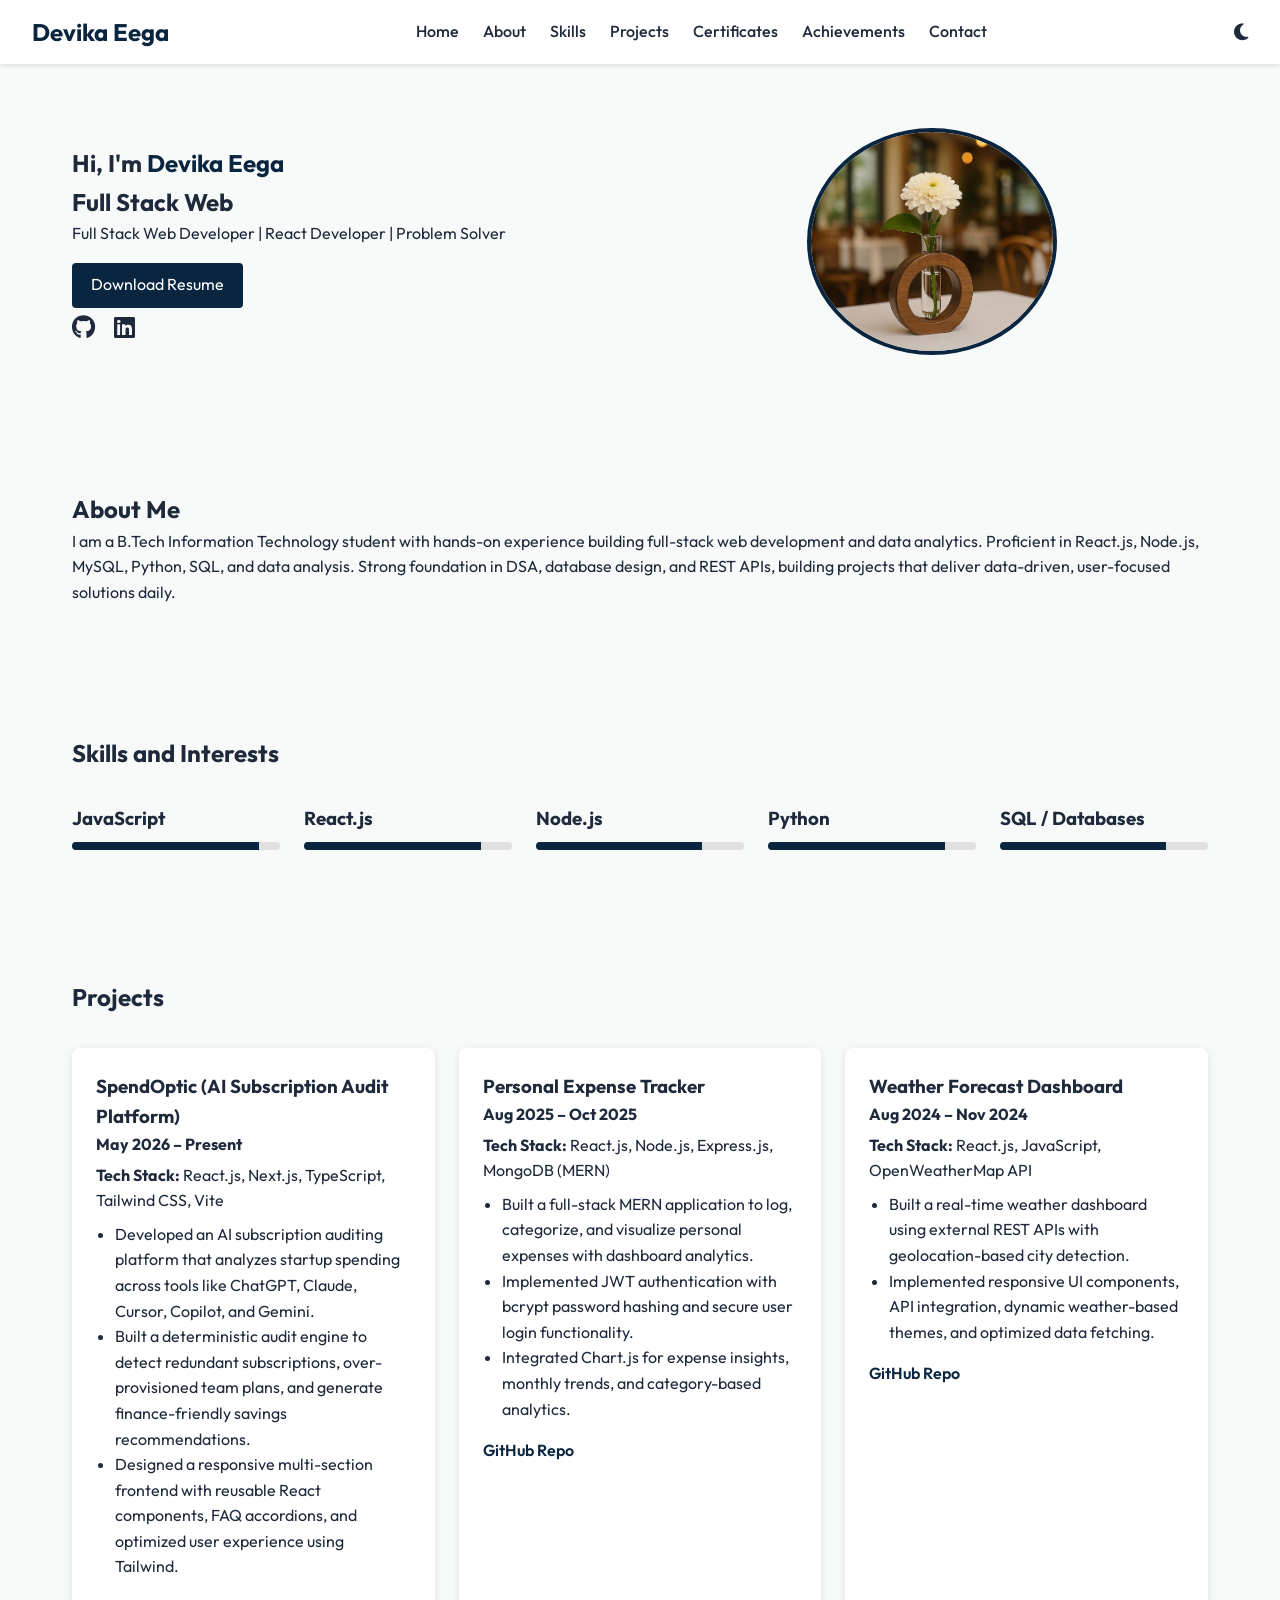
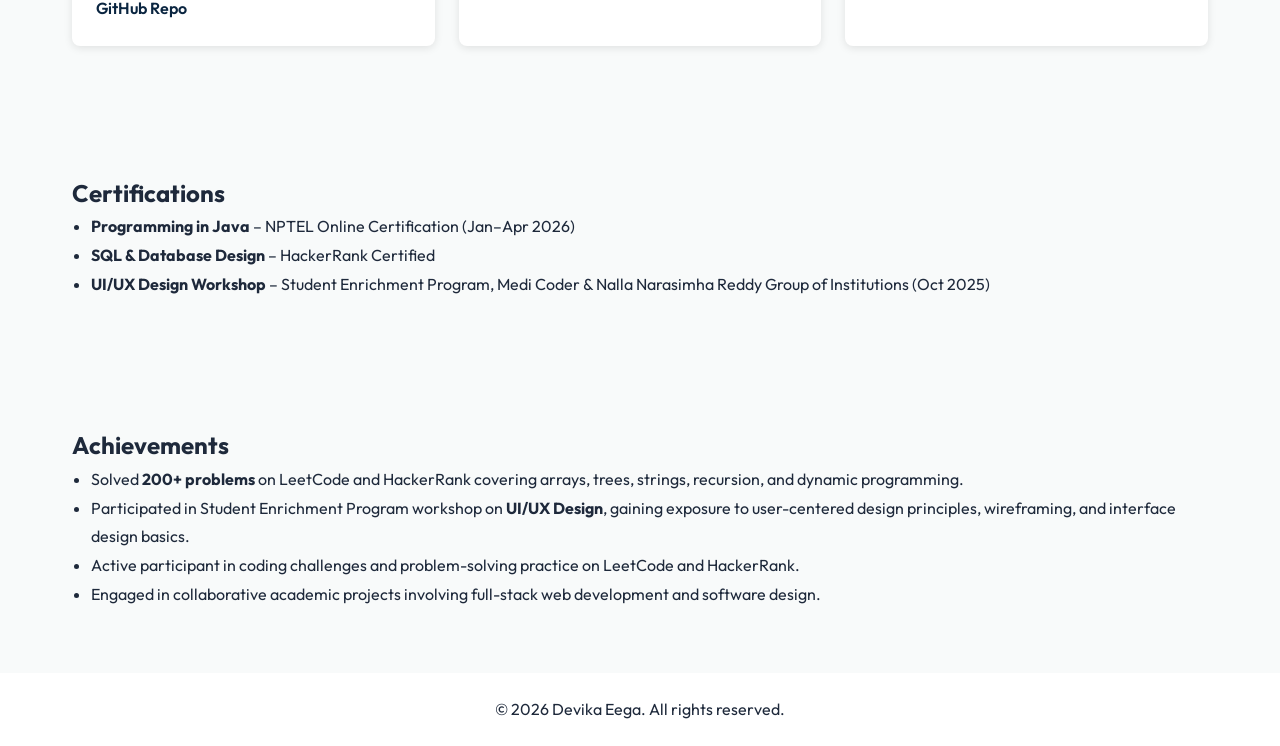
<file: index.html>
<!DOCTYPE html>
<html lang="en">

<head>
    <meta charset="UTF-8" />
    <meta name="viewport" content="width=device-width, initial-scale=1.0" />
    <title>Devika Eega – Personal Portfolio</title>
    <meta name="description"
        content="Full‑Stack Web Developer portfolio showcasing projects, skills, and achievements of Devika Eega." />
    <!-- Google Fonts -->
    <link href="https://fonts.googleapis.com/css2?family=Outfit:wght@400;500;600;700&display=swap" rel="stylesheet" />
    <!-- Font Awesome for icons -->
    <link rel="stylesheet" href="https://cdnjs.cloudflare.com/ajax/libs/font-awesome/6.5.0/css/all.min.css"
        integrity="sha512-..." crossorigin="anonymous" referrerpolicy="no-referrer" />
    <link rel="stylesheet" href="style.css" />
</head>

<body>
    <!-- Navbar -->
    <nav class="navbar">
        <div class="logo">Devika Eega</div>
        <ul class="nav-links">
            <li><a href="#home">Home</a></li>
            <li><a href="about.html">About</a></li>

            <li><a href="skills.html">Skills</a></li>
            <li><a href="projects.html">Projects</a></li>
            <li><a href="certificates.html">Certificates</a></li>
            <li><a href="achievements.html">Achievements</a></li>
            <li><a href="contact.html">Contact</a></li>
        </ul>
        <button id="themeBtn" class="theme-toggle"><i class="fas fa-moon"></i></button>
    </nav>

    <!-- Home Section -->
    <section id="home" class="section home-section">
        <div class="home-content">
            <h1>Hi, I'm <span class="highlight">Devika Eega</span></h1>
            <h2 class="typed-text"></h2>
            <p>Full Stack Web Developer | React Developer | Problem Solver</p>
            <a href="assets/resume.docx" class="btn" download>Download Resume</a>
            <div class="social-links">
                <a href="https://github.com/devika13mudhiraj-hub" target="_blank"><i class="fab fa-github"></i></a>
                <a href="https://www.linkedin.com/in/devika-eega/" target="_blank"><i class="fab fa-linkedin"></i></a>
            </div>
        </div>
        <div class="home-image">
            <img src="images/profile.jpg" alt="Profile Photo" />
        </div>
    </section>

    <!-- About Section -->
    <section id="about" class="section">
        <h2>About Me</h2>
        <p>I am a B.Tech Information Technology student with hands-on experience building full-stack web development and
            data analytics. Proficient in React.js, Node.js, MySQL, Python, SQL, and data analysis. Strong foundation in
            DSA, database design, and REST APIs, building projects that deliver data-driven, user-focused solutions
            daily.</p>
    </section>

    <!-- Skills Section -->
    <section id="skills" class="section">
        <h2>Skills and Interests</h2>
        <div class="skills-grid">
            <div class="skill-item">
                <h3>JavaScript</h3>
                <div class="progress-bar">
                    <div class="progress" style="width: 90%;"></div>
                </div>
            </div>
            <div class="skill-item">
                <h3>React.js</h3>
                <div class="progress-bar">
                    <div class="progress" style="width: 85%;"></div>
                </div>
            </div>
            <div class="skill-item">
                <h3>Node.js</h3>
                <div class="progress-bar">
                    <div class="progress" style="width: 80%;"></div>
                </div>
            </div>
            <div class="skill-item">
                <h3>Python</h3>
                <div class="progress-bar">
                    <div class="progress" style="width: 85%;"></div>
                </div>
            </div>
            <div class="skill-item">
                <h3>SQL / Databases</h3>
                <div class="progress-bar">
                    <div class="progress" style="width: 80%;"></div>
                </div>
            </div>
        </div>
    </section>

    <!-- Projects Section -->
    <section id="projects" class="section">
        <h2>Projects</h2>
        <div class="project-cards">
            <div class="project-card">
                <h3>SpendOptic (AI Subscription Audit Platform)</h3>
                <p class="project-date"><strong>May 2026 – Present</strong></p>
                <p style="margin-top: 0.3rem;"><strong>Tech Stack:</strong> React.js, Next.js, TypeScript, Tailwind CSS,
                    Vite</p>
                <ul class="project-bullets"
                    style="margin-top: 0.5rem; margin-left: 1.2rem; margin-bottom: 0.5rem; list-style-type: disc;">
                    <li>Developed an AI subscription auditing platform that analyzes startup spending across tools like
                        ChatGPT, Claude, Cursor, Copilot, and Gemini.</li>
                    <li>Built a deterministic audit engine to detect redundant subscriptions, over-provisioned team
                        plans, and generate finance-friendly savings recommendations.</li>
                    <li>Designed a responsive multi-section frontend with reusable React components, FAQ accordions, and
                        optimized user experience using Tailwind.</li>
                </ul>
                <a href="https://github.com/devika13mudhiraj-hub/SpendOptic" class="project-link" target="_blank">GitHub
                    Repo</a>
            </div>
            <div class="project-card">
                <h3>Personal Expense Tracker</h3>
                <p class="project-date"><strong>Aug 2025 – Oct 2025</strong></p>
                <p style="margin-top: 0.3rem;"><strong>Tech Stack:</strong> React.js, Node.js, Express.js, MongoDB
                    (MERN)</p>
                <ul class="project-bullets"
                    style="margin-top: 0.5rem; margin-left: 1.2rem; margin-bottom: 0.5rem; list-style-type: disc;">
                    <li>Built a full-stack MERN application to log, categorize, and visualize personal expenses with
                        dashboard analytics.</li>
                    <li>Implemented JWT authentication with bcrypt password hashing and secure user login functionality.
                    </li>
                    <li>Integrated Chart.js for expense insights, monthly trends, and category-based analytics.</li>
                </ul>
                <a href="https://github.com/devika13mudhiraj-hub/expense-tracker" class="project-link"
                    target="_blank">GitHub Repo</a>
            </div>
            <div class="project-card">
                <h3>Weather Forecast Dashboard</h3>
                <p class="project-date"><strong>Aug 2024 – Nov 2024</strong></p>
                <p style="margin-top: 0.3rem;"><strong>Tech Stack:</strong> React.js, JavaScript, OpenWeatherMap API</p>
                <ul class="project-bullets"
                    style="margin-top: 0.5rem; margin-left: 1.2rem; margin-bottom: 0.5rem; list-style-type: disc;">
                    <li>Built a real-time weather dashboard using external REST APIs with geolocation-based city
                        detection.</li>
                    <li>Implemented responsive UI components, API integration, dynamic weather-based themes, and
                        optimized data fetching.</li>
                </ul>
                <a href="https://github.com/devika13mudhiraj-hub/weather_dashboard" class="project-link"
                    target="_blank">GitHub Repo</a>
            </div>
        </div>
    </section>

    <!-- Certifications Section -->
    <section id="certifications" class="section">
        <h2>Certifications</h2>
        <ul class="cert-list" style="margin-left: 1.2rem; line-height: 1.8; list-style-type: disc;">
            <li><strong>Programming in Java</strong> – NPTEL Online Certification (Jan–Apr 2026)</li>
            <li><strong>SQL &amp; Database Design</strong> – HackerRank Certified</li>
            <li><strong>UI/UX Design Workshop</strong> – Student Enrichment Program, Medi Coder &amp; Nalla Narasimha
                Reddy Group of Institutions (Oct 2025)</li>
        </ul>
    </section>

    <!-- Achievements Section -->
    <section id="achievements" class="section">
        <h2>Achievements</h2>
        <ul class="ach-list" style="margin-left: 1.2rem; line-height: 1.8; list-style-type: disc;">
            <li>Solved <strong>200+ problems</strong> on LeetCode and HackerRank covering arrays, trees, strings,
                recursion, and dynamic programming.</li>
            <li>Participated in Student Enrichment Program workshop on <strong>UI/UX Design</strong>, gaining exposure
                to user-centered design principles, wireframing, and interface design basics.</li>
            <li>Active participant in coding challenges and problem-solving practice on LeetCode and HackerRank.</li>
            <li>Engaged in collaborative academic projects involving full-stack web development and software design.
            </li>
        </ul>
    </section>

    <!-- Footer -->
    <footer class="footer">
        <p>&copy; 2026 Devika Eega. All rights reserved.</p>
    </footer>

    <button id="backToTop" class="back-to-top"><i class="fas fa-arrow-up"></i></button>

    <script src="script.js"></script>
</body>

</html>
</file>
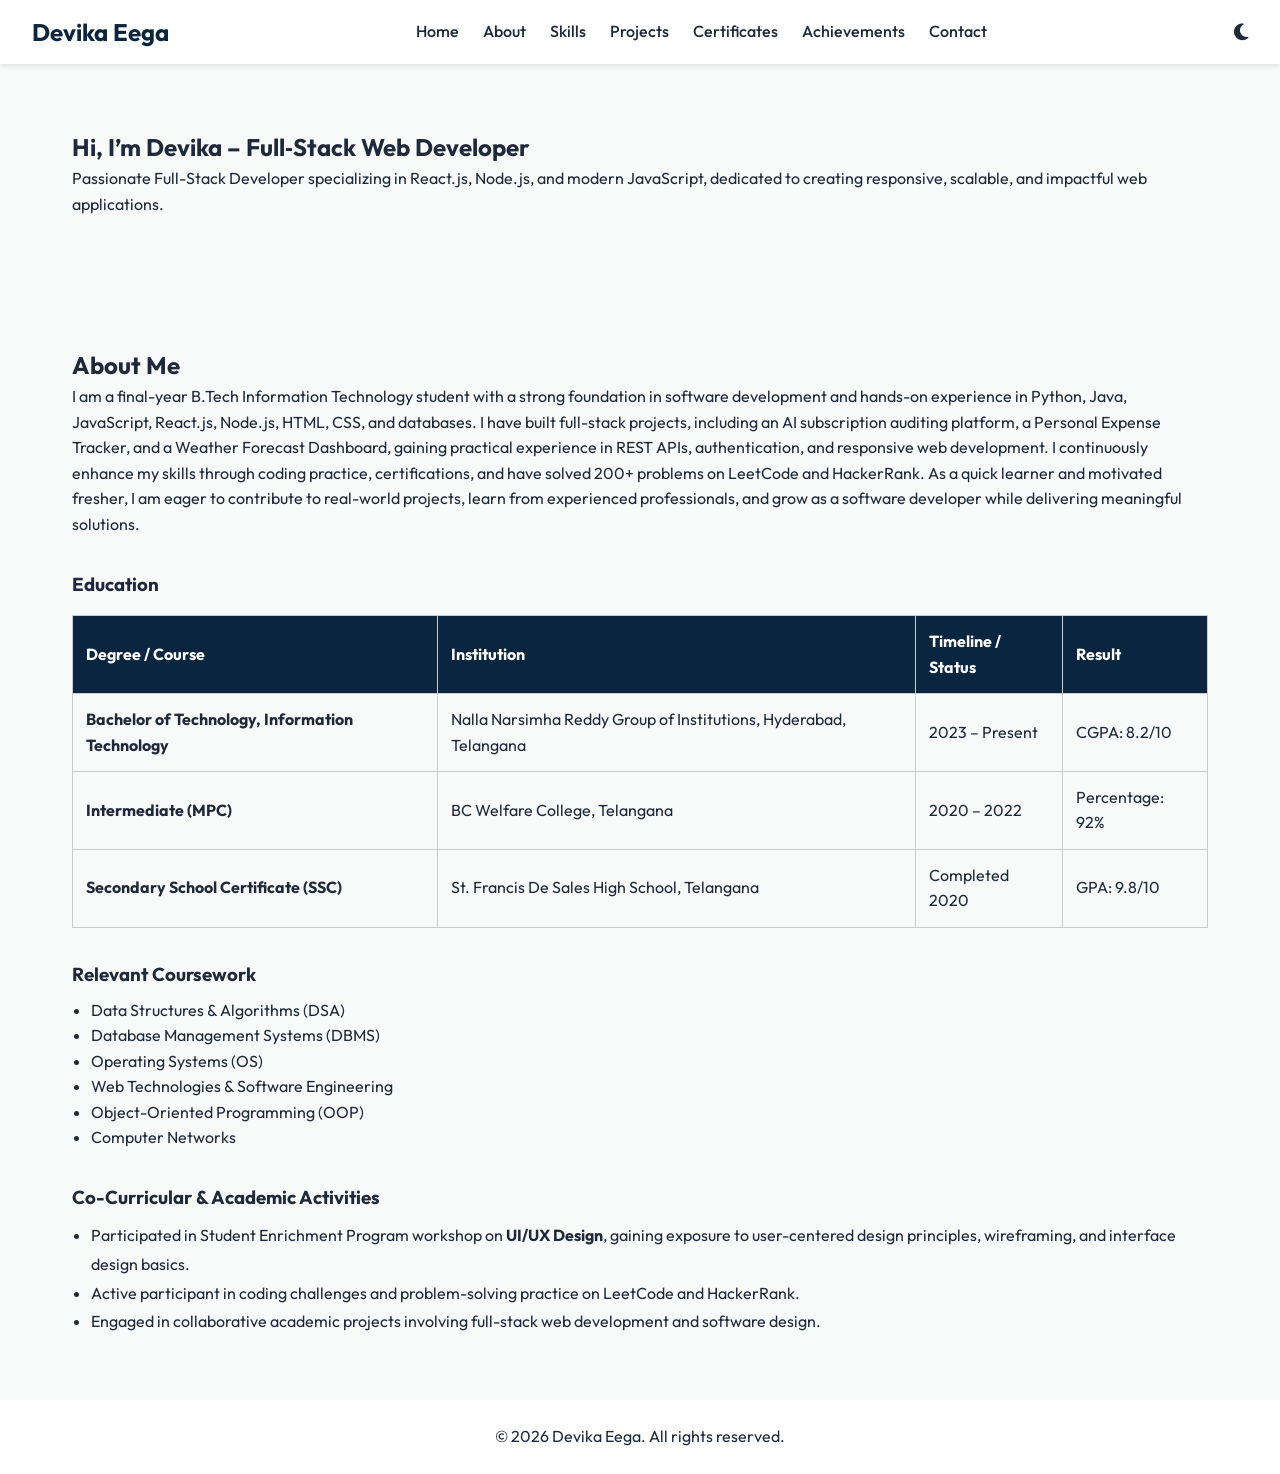
<file: about.html>
<!DOCTYPE html>
<html lang="en">

<head>
    <meta charset="UTF-8" />
    <meta name="viewport" content="width=device-width, initial-scale=1.0" />
    <title>About | Devika Eega</title>
    <meta name="description"
        content="About Devika Eega – B.Tech Information Technology student and Full Stack Web Developer." />
    <link href="https://fonts.googleapis.com/css2?family=Outfit:wght@400;500;600;700&display=swap" rel="stylesheet" />
    <link rel="stylesheet" href="https://cdnjs.cloudflare.com/ajax/libs/font-awesome/6.5.0/css/all.min.css"
        integrity="sha512-..." crossorigin="anonymous" referrerpolicy="no-referrer" />
    <link rel="stylesheet" href="style.css" />
</head>

<body>
    <!-- Navbar -->
    <nav class="navbar">
        <div class="logo">Devika Eega</div>
        <ul class="nav-links">
            <li><a href="index.html#home">Home</a></li>
            <li><a href="about.html">About</a></li>
            <li><a href="skills.html">Skills</a></li>
            <li><a href="projects.html">Projects</a></li>
            <li><a href="certificates.html">Certificates</a></li>
            <li><a href="achievements.html">Achievements</a></li>
            <li><a href="contact.html">Contact</a></li>
        </ul>
        <button id="themeBtn" class="theme-toggle"><i class="fas fa-moon"></i></button>
    </nav>

    <!-- Hero Section -->
    <section class="hero-section section">
        <div class="container hero-grid">
            <div class="hero-copy-block">
                <h1 class="hero-title">Hi, I’m Devika – Full‑Stack Web Developer</h1>
                <p class="hero-subtitle">Passionate Full-Stack Developer specializing in React.js, Node.js, and modern
                    JavaScript, dedicated to creating responsive, scalable, and impactful web applications.</p>
            </div>
        </div>
    </section>

    <!-- About Section -->
    <section id="about" class="section">
        <h2>About Me</h2>
        <p> I am a final-year B.Tech Information Technology student with a strong foundation in software development and
            hands-on experience in Python, Java, JavaScript, React.js, Node.js, HTML, CSS, and databases. I have built
            full-stack projects, including an AI subscription auditing platform, a Personal Expense Tracker, and a
            Weather Forecast Dashboard, gaining practical experience in REST APIs, authentication, and responsive web
            development. I continuously enhance my skills through coding practice, certifications, and have solved 200+
            problems on LeetCode and HackerRank. As a quick learner and motivated fresher, I am eager to contribute to
            real-world projects, learn from experienced professionals, and grow as a software developer while delivering
            meaningful solutions.</p>

        <h3 style="margin-top: 2rem;">Education</h3>
        <table class="education-table" style="margin-top: 1rem; margin-bottom: 2rem;">
            <thead>
                <tr>
                    <th>Degree / Course</th>
                    <th>Institution</th>
                    <th>Timeline / Status</th>
                    <th>Result</th>
                </tr>
            </thead>
            <tbody>
                <tr>
                    <td><strong>Bachelor of Technology, Information Technology</strong></td>
                    <td>Nalla Narsimha Reddy Group of Institutions, Hyderabad, Telangana</td>
                    <td>2023 – Present</td>
                    <td>CGPA: 8.2/10</td>
                </tr>
                <tr>
                    <td><strong>Intermediate (MPC)</strong></td>
                    <td>BC Welfare College, Telangana</td>
                    <td>2020 – 2022</td>
                    <td>Percentage: 92%</td>
                </tr>
                <tr>
                    <td><strong>Secondary School Certificate (SSC)</strong></td>
                    <td>St. Francis De Sales High School, Telangana</td>
                    <td>Completed 2020</td>
                    <td>GPA: 9.8/10</td>
                </tr>
            </tbody>
        </table>

        <h3>Relevant Coursework</h3>
        <ul class="about-list"
            style="margin-left: 1.2rem; margin-top: 0.5rem; margin-bottom: 2rem; list-style-type: disc;">
            <li>Data Structures &amp; Algorithms (DSA)</li>
            <li>Database Management Systems (DBMS)</li>
            <li>Operating Systems (OS)</li>
            <li>Web Technologies &amp; Software Engineering</li>
            <li>Object-Oriented Programming (OOP)</li>
            <li>Computer Networks</li>
        </ul>

        <h3>Co-Curricular &amp; Academic Activities</h3>
        <ul class="about-list"
            style="margin-left: 1.2rem; margin-top: 0.5rem; list-style-type: disc; line-height: 1.8;">
            <li>Participated in Student Enrichment Program workshop on <strong>UI/UX Design</strong>, gaining exposure
                to user-centered design principles, wireframing, and interface design basics.</li>
            <li>Active participant in coding challenges and problem-solving practice on LeetCode and HackerRank.</li>
            <li>Engaged in collaborative academic projects involving full-stack web development and software design.
            </li>
        </ul>
    </section>

    <footer class="footer">
        <p>&copy; 2026 Devika Eega. All rights reserved.</p>
    </footer>
    <script src="script.js"></script>
</body>

</html>
</file>
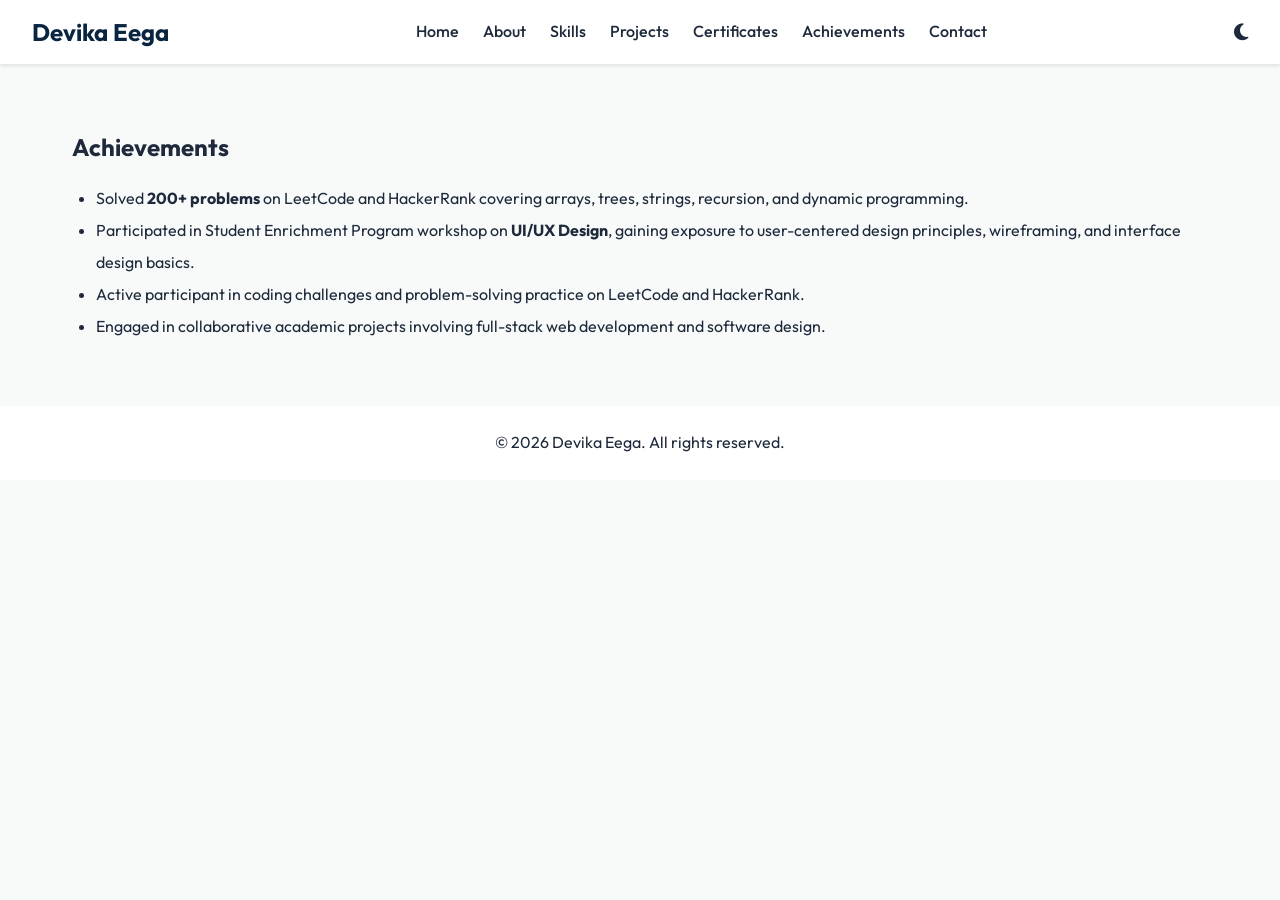
<file: achievements.html>
<!DOCTYPE html>
<html lang="en">
<head>
    <meta charset="UTF-8" />
    <meta name="viewport" content="width=device-width, initial-scale=1.0" />
    <title>Achievements | Devika Eega</title>
    <meta name="description" content="Key achievements of Devika Eega, including coding challenges and collaborative projects." />
    <link href="https://fonts.googleapis.com/css2?family=Outfit:wght@400;500;600;700&display=swap" rel="stylesheet" />
    <link rel="stylesheet" href="https://cdnjs.cloudflare.com/ajax/libs/font-awesome/6.5.0/css/all.min.css" integrity="sha512-..." crossorigin="anonymous" referrerpolicy="no-referrer" />
    <link rel="stylesheet" href="style.css" />
</head>
<body>
    <!-- Navbar -->
    <nav class="navbar">
        <div class="logo">Devika Eega</div>
        <ul class="nav-links">
            <li><a href="index.html#home">Home</a></li>
            <li><a href="about.html">About</a></li>
            <li><a href="skills.html">Skills</a></li>
            <li><a href="projects.html">Projects</a></li>
            <li><a href="certificates.html">Certificates</a></li>
            <li><a href="achievements.html">Achievements</a></li>
            <li><a href="contact.html">Contact</a></li>
        </ul>
        <button id="themeBtn" class="theme-toggle"><i class="fas fa-moon"></i></button>
    </nav>

    <section id="achievements" class="section">
        <h2>Achievements</h2>
        <ul class="ach-list" style="margin-left: 1.5rem; line-height: 2; list-style-type: disc; margin-top: 1rem;">
            <li>Solved <strong>200+ problems</strong> on LeetCode and HackerRank covering arrays, trees, strings, recursion, and dynamic programming.</li>
            <li>Participated in Student Enrichment Program workshop on <strong>UI/UX Design</strong>, gaining exposure to user-centered design principles, wireframing, and interface design basics.</li>
            <li>Active participant in coding challenges and problem-solving practice on LeetCode and HackerRank.</li>
            <li>Engaged in collaborative academic projects involving full-stack web development and software design.</li>
        </ul>
    </section>

    <footer class="footer">
        <p>&copy; 2026 Devika Eega. All rights reserved.</p>
    </footer>
    <script src="script.js"></script>
</body>
</html>
</file>
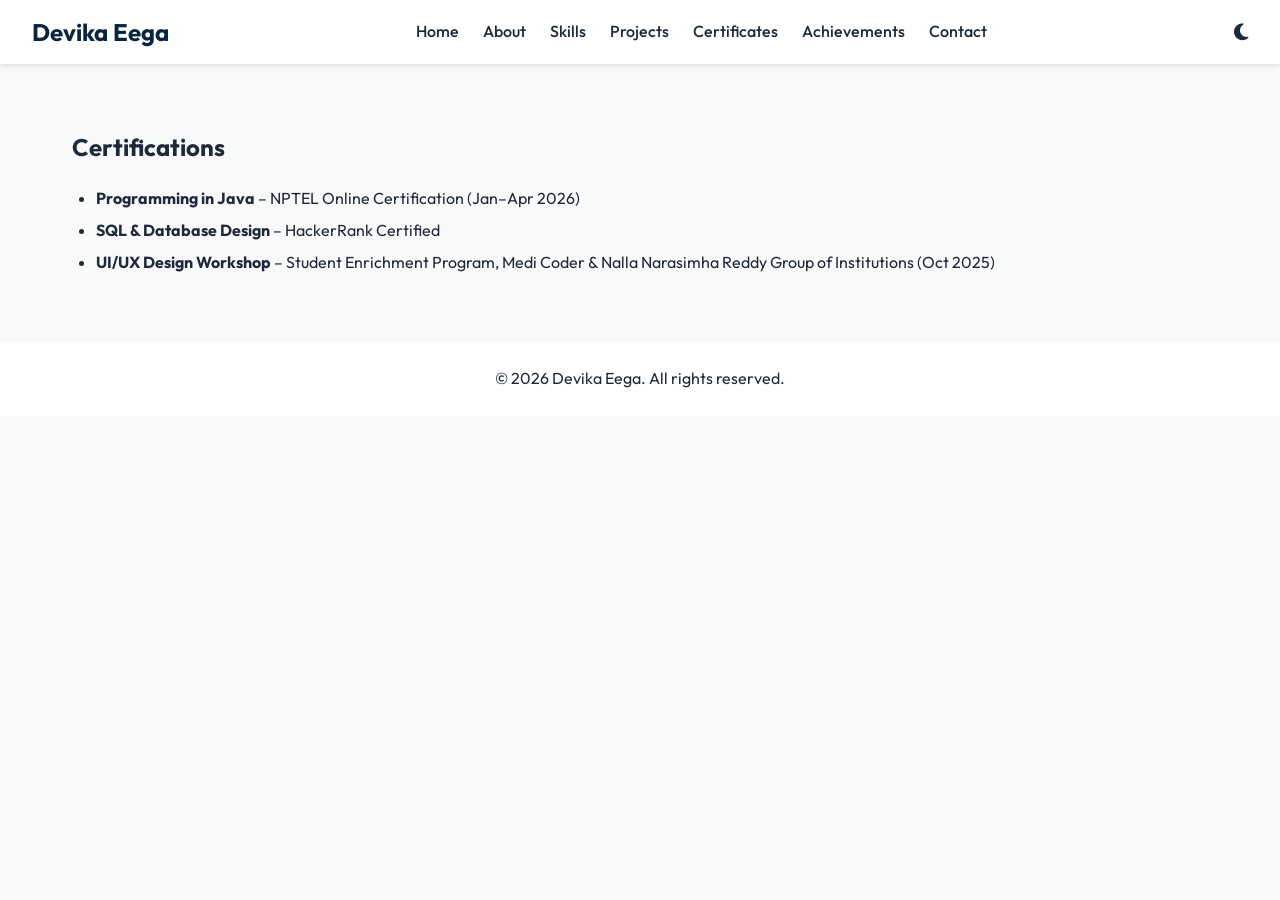
<file: certificates.html>
<!DOCTYPE html>
<html lang="en">
<head>
    <meta charset="UTF-8" />
    <meta name="viewport" content="width=device-width, initial-scale=1.0" />
    <title>Certificates | Devika Eega</title>
    <meta name="description" content="Certificates and achievements of Devika Eega." />
    <link href="https://fonts.googleapis.com/css2?family=Outfit:wght@400;500;600;700&display=swap" rel="stylesheet" />
    <link rel="stylesheet" href="https://cdnjs.cloudflare.com/ajax/libs/font-awesome/6.5.0/css/all.min.css" integrity="sha512-..." crossorigin="anonymous" referrerpolicy="no-referrer" />
    <link rel="stylesheet" href="style.css" />
</head>
<body>
    <!-- Navbar -->
    <nav class="navbar">
        <div class="logo">Devika Eega</div>
        <ul class="nav-links">
            <li><a href="index.html#home">Home</a></li>
            <li><a href="about.html">About</a></li>
            <li><a href="skills.html">Skills</a></li>
            <li><a href="projects.html">Projects</a></li>
            <li><a href="certificates.html">Certificates</a></li>
            <li><a href="achievements.html">Achievements</a></li>
            <li><a href="contact.html">Contact</a></li>
        </ul>
        <button id="themeBtn" class="theme-toggle"><i class="fas fa-moon"></i></button>
    </nav>

    <section id="certifications" class="section">
        <h2>Certifications</h2>
        <ul class="cert-list" style="margin-left: 1.5rem; line-height: 2; list-style-type: disc; margin-top: 1rem;">
            <li><strong>Programming in Java</strong> – NPTEL Online Certification (Jan–Apr 2026)</li>
            <li><strong>SQL &amp; Database Design</strong> – HackerRank Certified</li>
            <li><strong>UI/UX Design Workshop</strong> – Student Enrichment Program, Medi Coder &amp; Nalla Narasimha Reddy Group of Institutions (Oct 2025)</li>
        </ul>
    </section>

    <footer class="footer">
        <p>&copy; 2026 Devika Eega. All rights reserved.</p>
    </footer>
    <script src="script.js"></script>
</body>
</html>
</file>
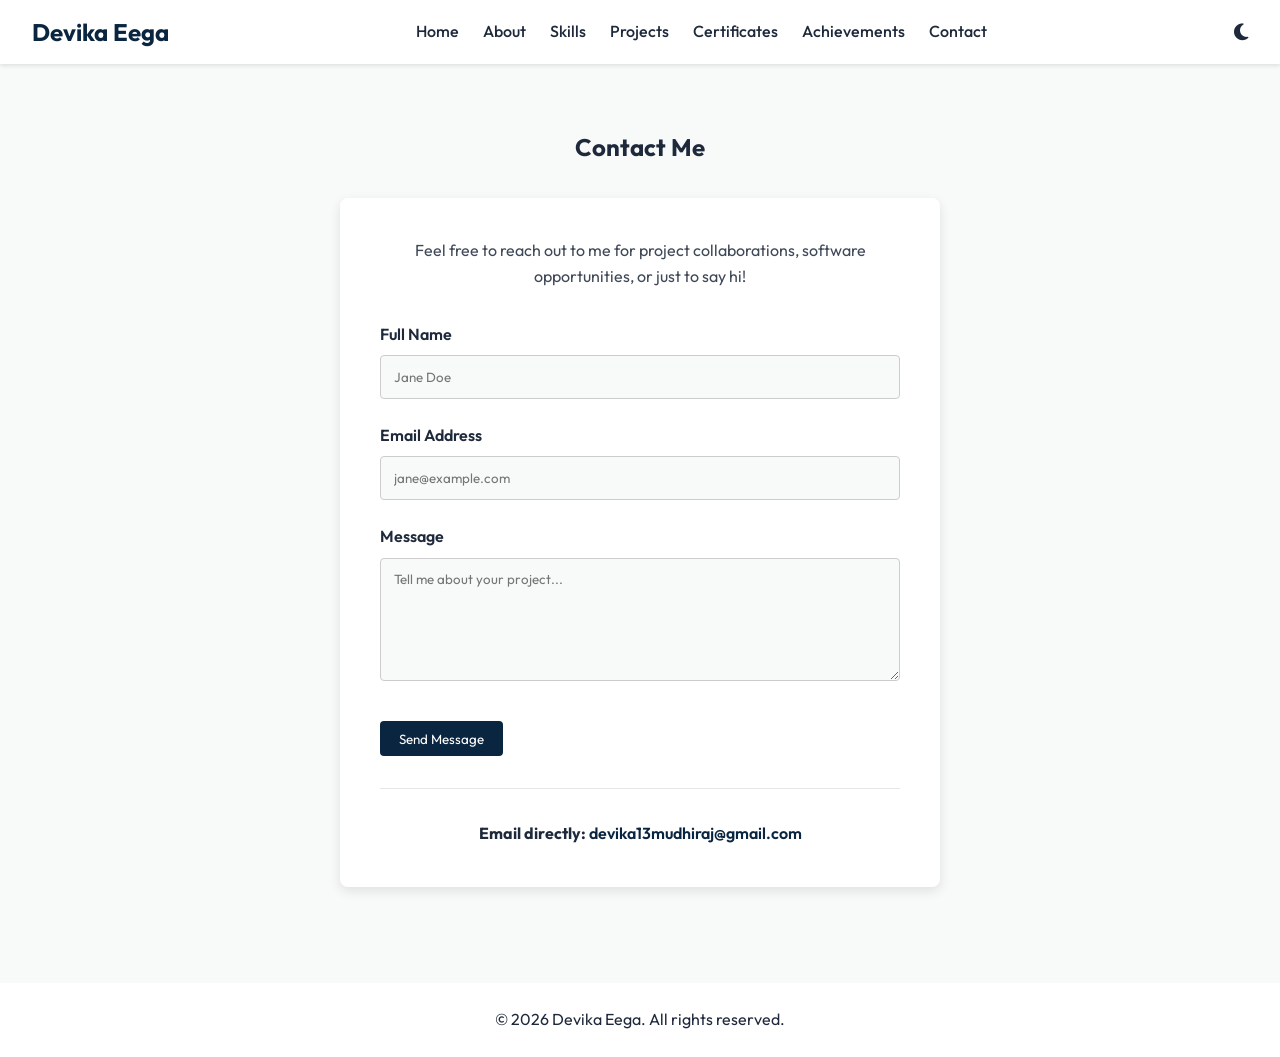
<file: contact.html>
<!DOCTYPE html>
<html lang="en">

<head>
    <meta charset="UTF-8" />
    <meta name="viewport" content="width=device-width, initial-scale=1.0" />
    <title>Contact | Devika Eega</title>
    <meta name="description" content="Contact Devika Eega for full-stack development opportunities and inquiries." />
    <!-- Google Fonts -->
    <link href="https://fonts.googleapis.com/css2?family=Outfit:wght@400;500;600;700&display=swap" rel="stylesheet" />
    <!-- Font Awesome for icons -->
    <link rel="stylesheet" href="https://cdnjs.cloudflare.com/ajax/libs/font-awesome/6.5.0/css/all.min.css"
        integrity="sha512-..." crossorigin="anonymous" referrerpolicy="no-referrer" />
    <link rel="stylesheet" href="style.css" />
    <style>
        .contact-container {
            max-width: 600px;
            margin: 2rem auto;
            background: var(--nav-bg);
            padding: 2.5rem;
            border-radius: 8px;
            box-shadow: 0 4px 12px rgba(0,0,0,0.1);
        }
        .form-group {
            margin-bottom: 1.5rem;
            display: flex;
            flex-direction: column;
            gap: 0.5rem;
        }
        .form-group label {
            font-weight: 600;
            color: var(--text-color);
        }
        .form-group input, .form-group textarea {
            width: 100%;
            padding: 0.8rem;
            border: 1px solid #ccc;
            border-radius: 4px;
            background: var(--bg-color);
            color: var(--text-color);
            font-family: inherit;
            transition: border-color 0.3s;
        }
        .form-group input:focus, .form-group textarea:focus {
            outline: none;
            border-color: var(--primary);
        }
        .form-group textarea {
            resize: vertical;
        }
        .contact-info {
            text-align: center;
            margin-top: 2rem;
            padding-top: 2rem;
            border-top: 1px solid rgba(0, 0, 0, 0.1);
        }
        [data-theme='dark'] .contact-info {
            border-top: 1px solid rgba(255, 255, 255, 0.1);
        }
        .contact-info a {
            color: var(--primary);
            text-decoration: none;
            font-weight: 600;
        }
        .contact-info a:hover {
            text-decoration: underline;
        }
    </style>
</head>

<body>
    <!-- Navbar -->
    <nav class="navbar">
        <div class="logo">Devika Eega</div>
        <ul class="nav-links">
            <li><a href="index.html#home">Home</a></li>
            <li><a href="about.html">About</a></li>
            <li><a href="skills.html">Skills</a></li>
            <li><a href="projects.html">Projects</a></li>
            <li><a href="certificates.html">Certificates</a></li>
            <li><a href="achievements.html">Achievements</a></li>
            <li><a href="contact.html">Contact</a></li>
        </ul>
        <button id="themeBtn" class="theme-toggle"><i class="fas fa-moon"></i></button>
    </nav>

    <!-- Contact Section -->
    <section id="contact" class="section">
        <h2 style="text-align: center; margin-bottom: 1rem;">Contact Me</h2>
        <div class="contact-container">
            <p style="text-align: center; margin-bottom: 2rem; color: var(--text-color); opacity: 0.85;">
                Feel free to reach out to me for project collaborations, software opportunities, or just to say hi!
            </p>
            <form id="contact-form" novalidate>
                <!-- Web3Forms Access Key (Placeholder for user to insert) -->
                <input type="hidden" name="access_key" value="YOUR_ACCESS_KEY_HERE" />
                <!-- Honeypot spam protection -->
                <input type="checkbox" name="botcheck" class="hidden" style="display: none;" />

                <div class="form-group">
                    <label for="full-name">Full Name</label>
                    <input id="full-name" name="name" type="text" required placeholder="Jane Doe" />
                </div>
                <div class="form-group">
                    <label for="email-address">Email Address</label>
                    <input id="email-address" name="email" type="email" required placeholder="jane@example.com" />
                </div>
                <div class="form-group">
                    <label for="message">Message</label>
                    <textarea id="message" name="message" rows="6" required placeholder="Tell me about your project..."></textarea>
                </div>
                <button type="submit" class="btn" style="border: none; cursor: pointer; align-self: flex-start; transition: background-color 0.3s;">Send Message</button>
            </form>
            <div class="contact-info">
                <p><strong>Email directly:</strong> <a href="mailto:devika13mudhiraj@gmail.com">devika13mudhiraj@gmail.com</a></p>
            </div>
        </div>
    </section>

    <!-- Footer -->
    <footer class="footer">
        <p>&copy; 2026 Devika Eega. All rights reserved.</p>
    </footer>

    <button id="backToTop" class="back-to-top"><i class="fas fa-arrow-up"></i></button>

    <script src="script.js"></script>
    <script>
        const form = document.getElementById('contact-form');
        const submitBtn = form.querySelector('button[type="submit"]');

        form.addEventListener('submit', function (event) {
            event.preventDefault();

            const name = document.getElementById('full-name').value.trim();
            const email = document.getElementById('email-address').value.trim();
            const message = document.getElementById('message').value.trim();

            if (!name || !email || !message) {
                alert('Please fill in all fields before sending.');
                return;
            }

            // Check if key is still placeholder
            const keyInput = form.querySelector('input[name="access_key"]');
            if (keyInput.value === 'YOUR_ACCESS_KEY_HERE') {
                alert('Web3Forms Access Key is not configured. Please see the walkthrough instructions to setup your free access key.');
                return;
            }

            submitBtn.textContent = 'Sending...';
            submitBtn.disabled = true;

            const formData = new FormData(form);

            fetch('https://api.web3forms.com/submit', {
                method: 'POST',
                body: formData
            })
            .then(async (response) => {
                let json = await response.json();
                if (response.status == 200) {
                    form.reset();
                    submitBtn.textContent = 'Message Sent Successfully!';
                    submitBtn.style.background = '#10B981'; // Green success color
                    submitBtn.style.color = '#ffffff';
                    setTimeout(() => {
                        submitBtn.textContent = 'Send Message';
                        submitBtn.style.background = '';
                        submitBtn.style.color = '';
                        submitBtn.disabled = false;
                    }, 5000);
                } else {
                    alert(json.message || 'Something went wrong. Please try again.');
                    submitBtn.textContent = 'Send Message';
                    submitBtn.disabled = false;
                }
            })
            .catch((error) => {
                alert('Error submitting form. Please check your network connection.');
                submitBtn.textContent = 'Send Message';
                submitBtn.disabled = false;
            });
        });
    </script>
</body>

</html>
</file>
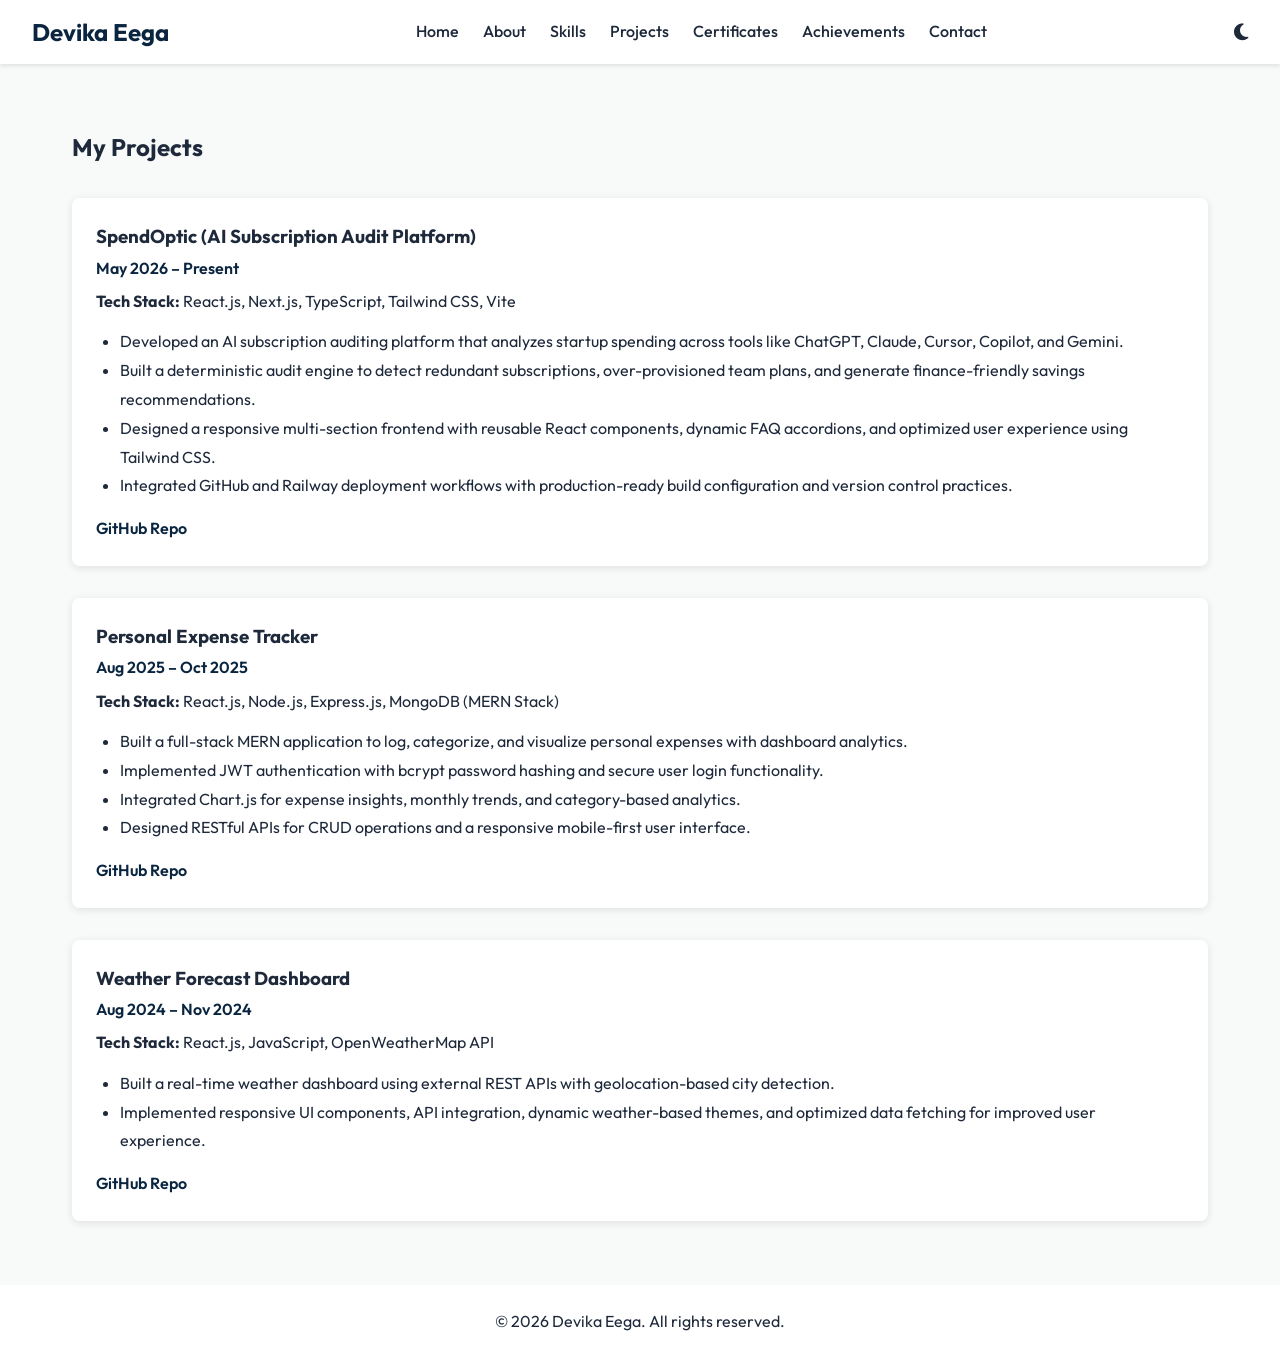
<file: projects.html>
<!DOCTYPE html>
<html lang="en">

<head>
    <meta charset="UTF-8" />
    <meta name="viewport" content="width=device-width, initial-scale=1.0" />
    <title>Projects | Devika Eega</title>
    <meta name="description"
        content="Projects showcasing full‑stack development, AI subscription audit platform, and weather dashboard." />
    <link href="https://fonts.googleapis.com/css2?family=Outfit:wght@400;500;600;700&display=swap" rel="stylesheet" />
    <link rel="stylesheet" href="https://cdnjs.cloudflare.com/ajax/libs/font-awesome/6.5.0/css/all.min.css"
        integrity="sha512-..." crossorigin="anonymous" referrerpolicy="no-referrer" />
    <link rel="stylesheet" href="style.css" />
</head>

<body>
    <!-- Navbar -->
    <nav class="navbar">
        <div class="logo">Devika Eega</div>
        <ul class="nav-links">
            <li><a href="index.html#home">Home</a></li>
            <li><a href="about.html">About</a></li>
            <li><a href="skills.html">Skills</a></li>
            <li><a href="projects.html">Projects</a></li>
            <li><a href="certificates.html">Certificates</a></li>
            <li><a href="achievements.html">Achievements</a></li>
            <li><a href="contact.html">Contact</a></li>
        </ul>
        <button id="themeBtn" class="theme-toggle"><i class="fas fa-moon"></i></button>
    </nav>

    <section id="projects" class="section">
        <h2>My Projects</h2>
        <div class="project-cards" style="display: flex; flex-direction: column; gap: 2rem;">
            <!-- SpendOptic -->
            <div class="project-card" style="width: 100%;">
                <h3>SpendOptic (AI Subscription Audit Platform)</h3>
                <p class="project-date" style="color: var(--primary); font-weight: 600; margin-top: 0.2rem;">May 2026 –
                    Present</p>
                <p style="margin-top: 0.5rem;"><strong>Tech Stack:</strong> React.js, Next.js, TypeScript, Tailwind CSS,
                    Vite</p>
                <ul class="project-bullets"
                    style="margin-top: 0.8rem; margin-left: 1.5rem; line-height: 1.8; list-style-type: disc;">
                    <li>Developed an AI subscription auditing platform that analyzes startup spending across tools like
                        ChatGPT, Claude, Cursor, Copilot, and Gemini.</li>
                    <li>Built a deterministic audit engine to detect redundant subscriptions, over-provisioned team
                        plans, and generate finance-friendly savings recommendations.</li>
                    <li>Designed a responsive multi-section frontend with reusable React components, dynamic FAQ
                        accordions, and optimized user experience using Tailwind CSS.</li>
                    <li>Integrated GitHub and Railway deployment workflows with production-ready build configuration and
                        version control practices.</li>
                </ul>
                <a href="https://github.com/devika13mudhiraj-hub/SpendOptic" class="project-link" target="_blank"
                    style="margin-top: 1rem;">GitHub Repo</a>
            </div>

            <!-- Expense Tracker -->
            <div class="project-card" style="width: 100%;">
                <h3>Personal Expense Tracker</h3>
                <p class="project-date" style="color: var(--primary); font-weight: 600; margin-top: 0.2rem;">Aug 2025 –
                    Oct 2025</p>
                <p style="margin-top: 0.5rem;"><strong>Tech Stack:</strong> React.js, Node.js, Express.js, MongoDB (MERN
                    Stack)</p>
                <ul class="project-bullets"
                    style="margin-top: 0.8rem; margin-left: 1.5rem; line-height: 1.8; list-style-type: disc;">
                    <li>Built a full-stack MERN application to log, categorize, and visualize personal expenses with
                        dashboard analytics.</li>
                    <li>Implemented JWT authentication with bcrypt password hashing and secure user login functionality.
                    </li>
                    <li>Integrated Chart.js for expense insights, monthly trends, and category-based analytics.</li>
                    <li>Designed RESTful APIs for CRUD operations and a responsive mobile-first user interface.</li>
                </ul>
                <a href="https://github.com/devika13mudhiraj-hub/expense-tracker" class="project-link" target="_blank"
                    style="margin-top: 1rem;">GitHub Repo</a>
            </div>

            <!-- Weather Dashboard -->
            <div class="project-card" style="width: 100%;">
                <h3>Weather Forecast Dashboard</h3>
                <p class="project-date" style="color: var(--primary); font-weight: 600; margin-top: 0.2rem;">Aug 2024 –
                    Nov 2024</p>
                <p style="margin-top: 0.5rem;"><strong>Tech Stack:</strong> React.js, JavaScript, OpenWeatherMap API</p>
                <ul class="project-bullets"
                    style="margin-top: 0.8rem; margin-left: 1.5rem; line-height: 1.8; list-style-type: disc;">
                    <li>Built a real-time weather dashboard using external REST APIs with geolocation-based city
                        detection.</li>
                    <li>Implemented responsive UI components, API integration, dynamic weather-based themes, and
                        optimized data fetching for improved user experience.</li>
                </ul>
                <a href="https://github.com/devika13mudhiraj-hub/weather_dashboard" class="project-link" target="_blank"
                    style="margin-top: 1rem;">GitHub Repo</a>
            </div>
        </div>
    </section>

    <footer class="footer">
        <p>&copy; 2026 Devika Eega. All rights reserved.</p>
    </footer>
    <script src="script.js"></script>
</body>

</html>
</file>
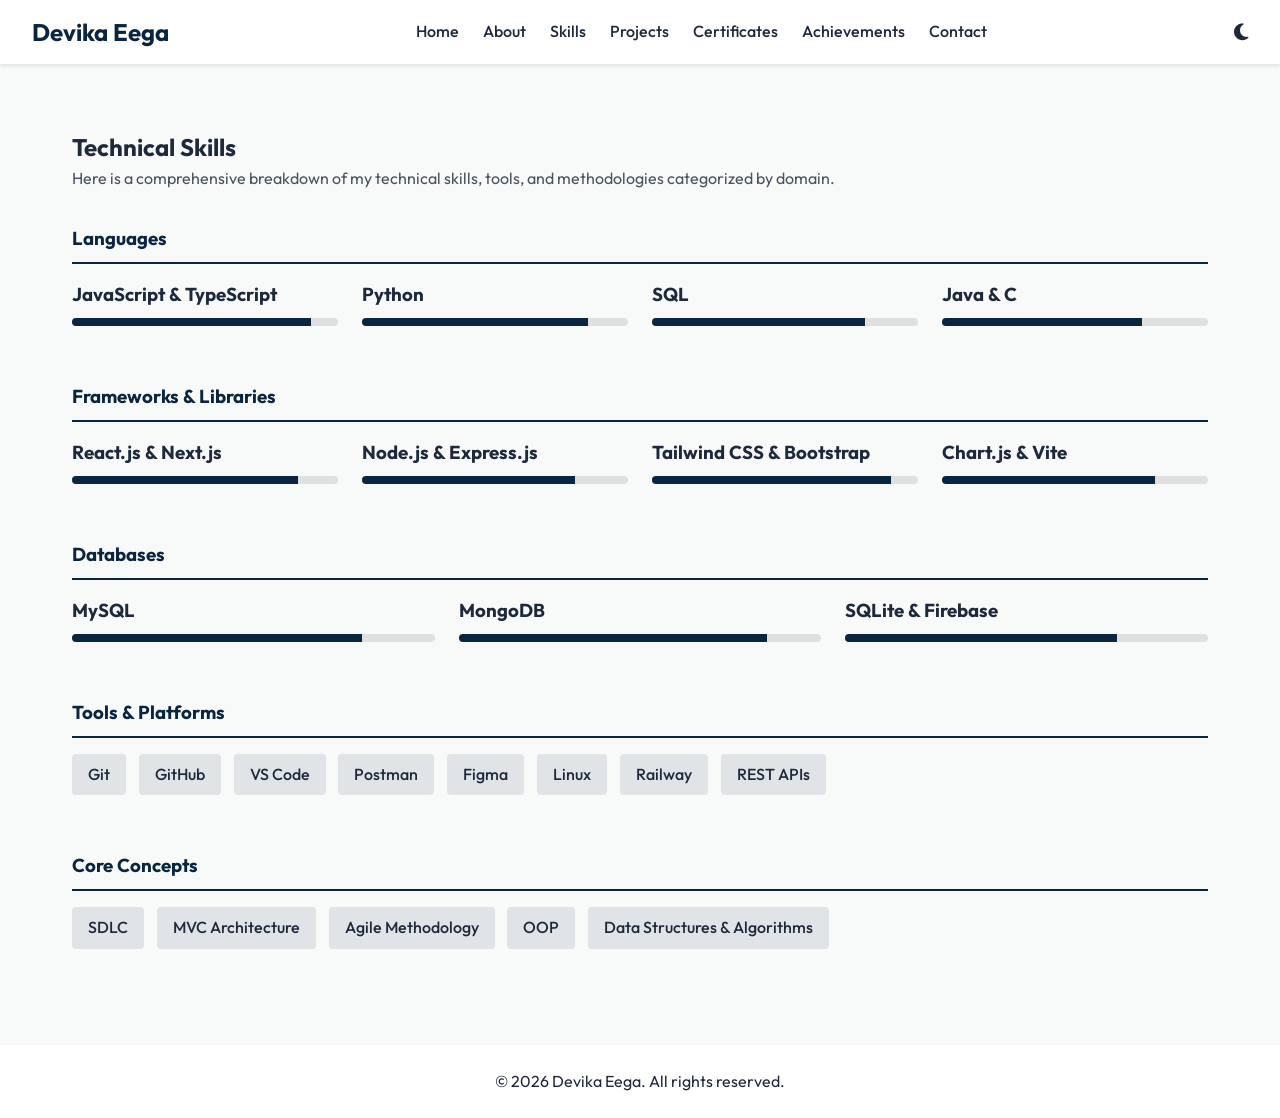
<file: skills.html>
<!DOCTYPE html>
<html lang="en">
<head>
    <meta charset="UTF-8" />
    <meta name="viewport" content="width=device-width, initial-scale=1.0" />
    <title>Skills | Devika Eega</title>
    <meta name="description" content="Technical skills of Devika Eega showcased with progress bars." />
    <link href="https://fonts.googleapis.com/css2?family=Outfit:wght@400;500;600;700&display=swap" rel="stylesheet" />
    <link rel="stylesheet" href="https://cdnjs.cloudflare.com/ajax/libs/font-awesome/6.5.0/css/all.min.css" integrity="sha512-..." crossorigin="anonymous" referrerpolicy="no-referrer" />
    <link rel="stylesheet" href="style.css" />
</head>
<body>
    <!-- Navbar -->
    <nav class="navbar">
        <div class="logo">Devika Eega</div>
        <ul class="nav-links">
            <li><a href="index.html#home">Home</a></li>
            <li><a href="about.html">About</a></li>
            <li><a href="skills.html">Skills</a></li>
            <li><a href="projects.html">Projects</a></li>
            <li><a href="certificates.html">Certificates</a></li>
            <li><a href="achievements.html">Achievements</a></li>
            <li><a href="contact.html">Contact</a></li>
        </ul>
        <button id="themeBtn" class="theme-toggle"><i class="fas fa-moon"></i></button>
    </nav>

    <section id="skills" class="section">
        <h2>Technical Skills</h2>
        <p style="margin-bottom: 2rem; color: var(--text-color); opacity: 0.8;">Here is a comprehensive breakdown of my technical skills, tools, and methodologies categorized by domain.</p>
        
        <div class="skills-container" style="display: flex; flex-direction: column; gap: 2rem;">
            <!-- Languages -->
            <div class="skill-category">
                <h3 style="border-bottom: 2px solid var(--primary); padding-bottom: 0.5rem; margin-bottom: 1rem; color: var(--primary);">Languages</h3>
                <div class="skills-grid" style="margin-top: 1rem;">
                    <div class="skill-item">
                        <h3>JavaScript &amp; TypeScript</h3>
                        <div class="progress-bar"><div class="progress" style="width: 90%;"></div></div>
                    </div>
                    <div class="skill-item">
                        <h3>Python</h3>
                        <div class="progress-bar"><div class="progress" style="width: 85%;"></div></div>
                    </div>
                    <div class="skill-item">
                        <h3>SQL</h3>
                        <div class="progress-bar"><div class="progress" style="width: 80%;"></div></div>
                    </div>
                    <div class="skill-item">
                        <h3>Java &amp; C</h3>
                        <div class="progress-bar"><div class="progress" style="width: 75%;"></div></div>
                    </div>
                </div>
            </div>

            <!-- Frameworks & Libraries -->
            <div class="skill-category" style="margin-top: 1.5rem;">
                <h3 style="border-bottom: 2px solid var(--primary); padding-bottom: 0.5rem; margin-bottom: 1rem; color: var(--primary);">Frameworks &amp; Libraries</h3>
                <div class="skills-grid" style="margin-top: 1rem;">
                    <div class="skill-item">
                        <h3>React.js &amp; Next.js</h3>
                        <div class="progress-bar"><div class="progress" style="width: 85%;"></div></div>
                    </div>
                    <div class="skill-item">
                        <h3>Node.js &amp; Express.js</h3>
                        <div class="progress-bar"><div class="progress" style="width: 80%;"></div></div>
                    </div>
                    <div class="skill-item">
                        <h3>Tailwind CSS &amp; Bootstrap</h3>
                        <div class="progress-bar"><div class="progress" style="width: 90%;"></div></div>
                    </div>
                    <div class="skill-item">
                        <h3>Chart.js &amp; Vite</h3>
                        <div class="progress-bar"><div class="progress" style="width: 80%;"></div></div>
                    </div>
                </div>
            </div>

            <!-- Databases -->
            <div class="skill-category" style="margin-top: 1.5rem;">
                <h3 style="border-bottom: 2px solid var(--primary); padding-bottom: 0.5rem; margin-bottom: 1rem; color: var(--primary);">Databases</h3>
                <div class="skills-grid" style="margin-top: 1rem;">
                    <div class="skill-item">
                        <h3>MySQL</h3>
                        <div class="progress-bar"><div class="progress" style="width: 80%;"></div></div>
                    </div>
                    <div class="skill-item">
                        <h3>MongoDB</h3>
                        <div class="progress-bar"><div class="progress" style="width: 85%;"></div></div>
                    </div>
                    <div class="skill-item">
                        <h3>SQLite &amp; Firebase</h3>
                        <div class="progress-bar"><div class="progress" style="width: 75%;"></div></div>
                    </div>
                </div>
            </div>

            <!-- Tools & Platforms -->
            <div class="skill-category" style="margin-top: 1.5rem;">
                <h3 style="border-bottom: 2px solid var(--primary); padding-bottom: 0.5rem; margin-bottom: 1rem; color: var(--primary);">Tools &amp; Platforms</h3>
                <div style="display: flex; flex-wrap: wrap; gap: 0.8rem; margin-top: 1rem;">
                    <span style="background: rgba(10, 37, 64, 0.1); padding: 0.5rem 1rem; border-radius: 4px; font-weight: 500;">Git</span>
                    <span style="background: rgba(10, 37, 64, 0.1); padding: 0.5rem 1rem; border-radius: 4px; font-weight: 500;">GitHub</span>
                    <span style="background: rgba(10, 37, 64, 0.1); padding: 0.5rem 1rem; border-radius: 4px; font-weight: 500;">VS Code</span>
                    <span style="background: rgba(10, 37, 64, 0.1); padding: 0.5rem 1rem; border-radius: 4px; font-weight: 500;">Postman</span>
                    <span style="background: rgba(10, 37, 64, 0.1); padding: 0.5rem 1rem; border-radius: 4px; font-weight: 500;">Figma</span>
                    <span style="background: rgba(10, 37, 64, 0.1); padding: 0.5rem 1rem; border-radius: 4px; font-weight: 500;">Linux</span>
                    <span style="background: rgba(10, 37, 64, 0.1); padding: 0.5rem 1rem; border-radius: 4px; font-weight: 500;">Railway</span>
                    <span style="background: rgba(10, 37, 64, 0.1); padding: 0.5rem 1rem; border-radius: 4px; font-weight: 500;">REST APIs</span>
                </div>
            </div>

            <!-- Concepts -->
            <div class="skill-category" style="margin-top: 1.5rem; margin-bottom: 2rem;">
                <h3 style="border-bottom: 2px solid var(--primary); padding-bottom: 0.5rem; margin-bottom: 1rem; color: var(--primary);">Core Concepts</h3>
                <div style="display: flex; flex-wrap: wrap; gap: 0.8rem; margin-top: 1rem;">
                    <span style="background: rgba(10, 37, 64, 0.1); padding: 0.5rem 1rem; border-radius: 4px; font-weight: 500;">SDLC</span>
                    <span style="background: rgba(10, 37, 64, 0.1); padding: 0.5rem 1rem; border-radius: 4px; font-weight: 500;">MVC Architecture</span>
                    <span style="background: rgba(10, 37, 64, 0.1); padding: 0.5rem 1rem; border-radius: 4px; font-weight: 500;">Agile Methodology</span>
                    <span style="background: rgba(10, 37, 64, 0.1); padding: 0.5rem 1rem; border-radius: 4px; font-weight: 500;">OOP</span>
                    <span style="background: rgba(10, 37, 64, 0.1); padding: 0.5rem 1rem; border-radius: 4px; font-weight: 500;">Data Structures &amp; Algorithms</span>
                </div>
            </div>
        </div>
    </section>

    <footer class="footer">
        <p>&copy; 2026 Devika Eega. All rights reserved.</p>
    </footer>
    <script src="script.js"></script>
</body>
</html>
</file>
<file: style.css>
/* Global Styles */
:root {
    --primary: #0A2540;
    --secondary: #2563EB;
    --bg-light: #F8FAFA;
    --bg-dark: #1E293B;
    --text-light: #1E293B;
    --text-dark: #F8FAFA;
    --font-family: 'Outfit', sans-serif;
}

/* Dark mode variables */
[data-theme='dark'] {
    --bg-color: var(--bg-dark);
    --text-color: var(--text-dark);
    --nav-bg: #111827;
}
[data-theme='light'] {
    --bg-color: var(--bg-light);
    --text-color: var(--text-light);
    --nav-bg: #FFFFFF;
}

* {
    margin: 0;
    padding: 0;
    box-sizing: border-box;
    font-family: var(--font-family);
}

body {
    background: var(--bg-color);
    color: var(--text-color);
    line-height: 1.6;
    scroll-behavior: smooth;
}

/* Navbar */
.navbar {
    position: sticky;
    top: 0;
    width: 100%;
    background: var(--nav-bg);
    display: flex;
    align-items: center;
    justify-content: space-between;
    padding: 0.8rem 2rem;
    box-shadow: 0 2px 4px rgba(0,0,0,0.1);
    z-index: 1000;
}
.logo {
    font-size: 1.5rem;
    font-weight: 700;
    color: var(--primary);
}
.nav-links {
    list-style: none;
    display: flex;
    gap: 1.5rem;
}
.nav-links a {
    text-decoration: none;
    color: var(--text-color);
    font-weight: 500;
    transition: color 0.3s;
}
.nav-links a:hover {
    color: var(--primary);
}
.theme-toggle {
    background: none;
    border: none;
    cursor: pointer;
    font-size: 1.2rem;
    color: var(--text-color);
}

/* Sections */
.section {
    padding: 4rem 2rem;
    max-width: 1200px;
    margin: auto;
}
.home-section {
    display: flex;
    flex-wrap: wrap;
    align-items: center;
    gap: 2rem;
}
.home-content {
    flex: 1;
}
.home-image {
    flex: 1;
    text-align: center;
}
.home-image img {
    max-width: 250px;
    border-radius: 50%;
    border: 4px solid var(--primary);
    transition: transform 0.3s;
}
.home-image img:hover {
    transform: scale(1.05);
}
.highlight {
    color: var(--primary);
}
.btn {
    display: inline-block;
    padding: 0.6rem 1.2rem;
    background: var(--primary);
    color: #fff;
    border-radius: 4px;
    text-decoration: none;
    margin-top: 1rem;
    transition: background 0.3s;
}
.btn:hover {
    background: var(--secondary);
}
.social-links a {
    margin-right: 1rem;
    font-size: 1.5rem;
    color: var(--text-color);
    transition: color 0.3s;
}
.social-links a:hover {
    color: var(--primary);
}

/* Education Table */
.education-table {
    width: 100%;
    border-collapse: collapse;
    margin-top: 1rem;
}
.education-table th, .education-table td {
    border: 1px solid #ccc;
    padding: 0.8rem;
    text-align: left;
}
.education-table th {
    background: var(--primary);
    color: #fff;
}

/* Skills Grid */
.skills-grid {
    display: grid;
    grid-template-columns: repeat(auto-fit, minmax(200px, 1fr));
    gap: 1.5rem;
    margin-top: 2rem;
}
.skill-item h3 {
    margin-bottom: 0.5rem;
}
.progress-bar {
    width: 100%;
    background: #e0e0e0;
    border-radius: 6px;
    overflow: hidden;
    height: 8px;
}
.progress {
    height: 100%;
    background: var(--primary);
    transition: width 0.6s ease;
}

/* Project Cards */
.project-cards {
    display: grid;
    grid-template-columns: repeat(auto-fit, minmax(280px, 1fr));
    gap: 1.5rem;
    margin-top: 2rem;
}
.project-card {
    background: var(--nav-bg);
    padding: 1.5rem;
    border-radius: 8px;
    box-shadow: 0 2px 8px rgba(0,0,0,0.1);
    transition: transform 0.3s, box-shadow 0.3s;
}
.project-card:hover {
    transform: translateY(-5px);
    box-shadow: 0 4px 12px rgba(0,0,0,0.15);
}
.project-link {
    display: inline-block;
    margin-top: 0.5rem;
    color: var(--primary);
    text-decoration: none;
    font-weight: 600;
}
.project-link:hover {
    text-decoration: underline;
}

/* Footer */
.footer {
    text-align: center;
    padding: 1.5rem;
    background: var(--nav-bg);
    color: var(--text-color);
}

/* Back to Top */
.back-to-top {
    position: fixed;
    bottom: 30px;
    right: 30px;
    background: var(--primary);
    color: #fff;
    border: none;
    border-radius: 50%;
    width: 45px;
    height: 45px;
    display: none;
    align-items: center;
    justify-content: center;
    cursor: pointer;
    box-shadow: 0 2px 6px rgba(0,0,0,0.2);
    transition: background 0.3s;
}
.back-to-top:hover {
    background: var(--secondary);
}

/* Reveal Animations */
.reveal {
    opacity: 0;
    transform: translateY(20px);
    transition: opacity 0.6s ease, transform 0.6s ease;
}
.reveal.active {
    opacity: 1;
    transform: translateY(0);
}

@media (max-width: 768px) {
    .home-section {
        flex-direction: column;
        text-align: center;
    }
}
</file>
